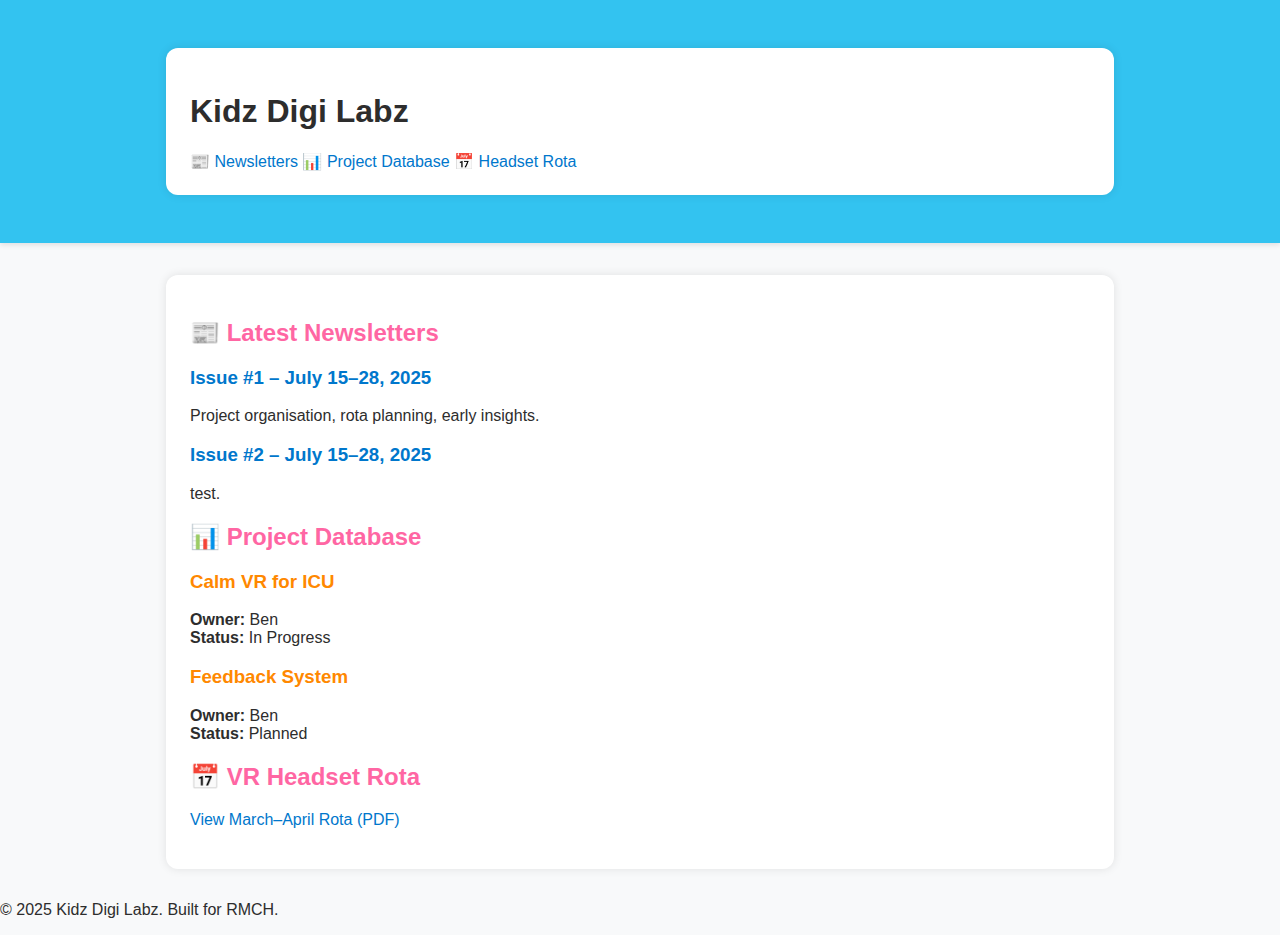
<file: index.html>
<!DOCTYPE html>
<html lang="en">
<head>
    <meta charset="UTF-8">
    <title>Kidz Digi Labz – Weekly Hub</title>
    <link rel="stylesheet" href="style.css">
</head>
<body>
    <header class="site-header">
        <div class="container">
            <h1 class="site-title">Kidz Digi Labz</h1>
            <nav class="site-nav">
                <a href="#newsletters">📰 Newsletters</a>
                <a href="#database">📊 Project Database</a>
                <a href="#rota">📅 Headset Rota</a>
            </nav>
        </div>
    </header>

    <main class="container">
        <section id="newsletters">
            <h2>📰 Latest Newsletters</h2>
            <div id="newsletter-feed" class="post-feed"></div>
        </section>

        <section id="database">
            <h2>📊 Project Database</h2>
            <div id="project-container" class="post-content"></div>
        </section>

        <section id="rota">
            <h2>📅 VR Headset Rota</h2>
            <p><a href="rotas/VR Rota March April 2025.pdf" target="_blank">View March–April Rota (PDF)</a></p>
        </section>
    </main>

    <footer class="site-footer">
        <p>&copy; 2025 Kidz Digi Labz. Built for RMCH.</p>
    </footer>

    <script>
    fetch('data/project_data.json')
      .then(res => res.json())
      .then(data => {
        const container = document.getElementById('project-container');
        data.forEach(entry => {
          const div = document.createElement('div');
          div.className = 'post-card';
          div.innerHTML = `<h3>${entry["Project Name"]}</h3>
                           <p><strong>Owner:</strong> ${entry["Owner"]}<br>
                           <strong>Status:</strong> ${entry["Status"]}</p>`;
          container.appendChild(div);
        });
      });

    fetch('newsletters/newsletters.json')
      .then(res => res.json())
      .then(posts => {
        const feed = document.getElementById('newsletter-feed');
        posts.forEach(post => {
          const div = document.createElement('div');
          div.className = 'post-card';
          div.innerHTML = `<h3><a href="newsletters/${post.filename}" target="_blank">${post.title}</a></h3>
                           <p>${post.summary}</p>`;
          feed.appendChild(div);
        });
      });
    </script>
</body>
</html>
</file>
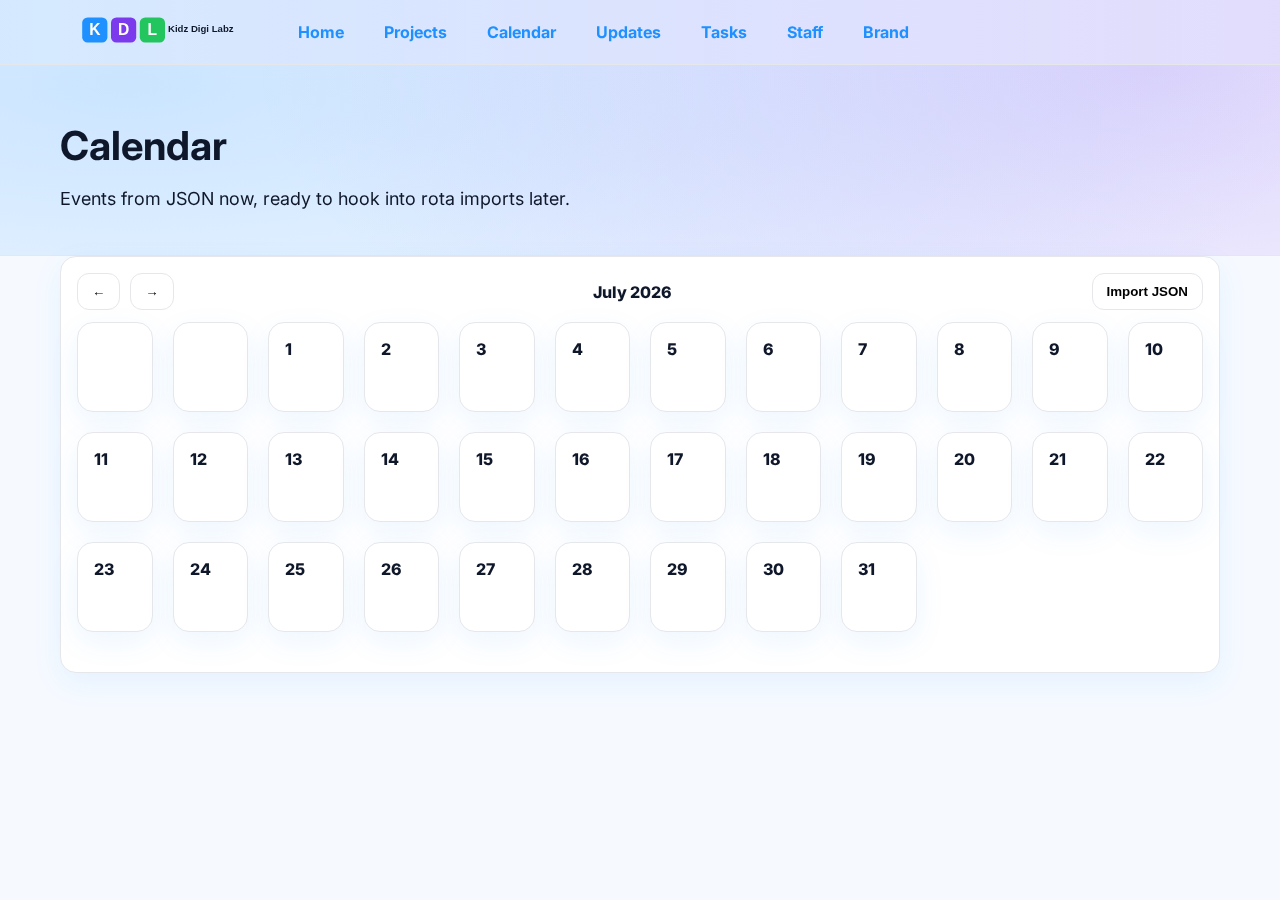
<file: calendar.html>
<!doctype html><html lang='en'><head>
<meta charset="utf-8">
<meta name="viewport" content="width=device-width, initial-scale=1">
<link rel="preconnect" href="https://fonts.googleapis.com">
<link href="https://fonts.googleapis.com/css2?family=Inter:wght@400;600;700;800&display=swap" rel="stylesheet">
<link rel="stylesheet" href="styles.css">
<link rel="icon" href="assets/favicon.svg" type="image/svg+xml">
<title>Kidz Digi Labz</title>
</head><body>
<header>
	<div class="container nav">
		<div class="left">
			<a href="index.html"><img src="assets/logo.svg" alt="KDL logo"></a>
			<nav>
				<a href="index.html">Home</a>
				<a href="projects.html">Projects</a>
				<a href="calendar.html">Calendar</a>
				<a href="updates.html">Updates</a>
				<a href="tasks.html">Tasks</a>
				<a href="staff.html">Staff</a>
				<a href="assets/brand/brand-guide.html">Brand</a>
			</nav>
		</div>
	</div>
</header>

<section class="hero"><div class="container"><h1>Calendar</h1><p>Events from JSON now, ready to hook into rota imports later.</p></div></section>
<main class="container">
	<section class="card">
		<div style="display:flex;justify-content:space-between;align-items:center">
			<div class="tabbar">
				<button class="button" id="prev">&larr;</button>
				<button class="button" id="next">&rarr;</button>
			</div>
			<div id="title" style="font-weight:800"></div>
			<button class="button" id="import">Import JSON</button>
		</div>
		<div class="grid" id="grid" style="margin-top:12px"></div>
	</section>
</main>
<script>
let events=[]; let cur=new Date(); const grid=document.getElementById('grid')
function start(d){return new Date(d.getFullYear(),d.getMonth(),1)}
function end(d){return new Date(d.getFullYear(),d.getMonth()+1,0)}
function render(){document.getElementById('title').textContent=cur.toLocaleString('en-GB',{month:'long',year:'numeric'});grid.innerHTML='';const s=start(cur),e=end(cur);const offset=(s.getDay()+6)%7;for(let i=0;i<offset;i++){const c=document.createElement('div');c.className='card';c.style.minHeight='90px';grid.appendChild(c)};for(let day=1;day<=e.getDate();day++){const d=new Date(cur.getFullYear(),cur.getMonth(),day);const c=document.createElement('div');c.className='card';c.style.minHeight='90px';c.innerHTML=`<div style="font-weight:800">${day}</div>`;const todays=events.filter(ev=>ev.date===d.toISOString().slice(0,10));if(todays.length){todays.forEach(t=>{const b=document.createElement('div');b.className='chip';b.textContent=t.title;c.appendChild(b)})}grid.appendChild(c)}}
async function loadLocal(){events=await fetch('data/events.json').then(r=>r.json());render()}
document.getElementById('prev').onclick=()=>{cur=new Date(cur.getFullYear(),cur.getMonth()-1,1);render()}
document.getElementById('next').onclick=()=>{cur=new Date(cur.getFullYear(),cur.getMonth()+1,1);render()}
document.getElementById('import').onclick=()=>{const i=document.createElement('input');i.type='file';i.accept='application/json';i.onchange=async(e)=>{const t=await e.target.files[0].text();const obj=JSON.parse(t);events=obj.events||obj;render()};i.click()}
loadLocal()
</script>
</body></html>
</file>
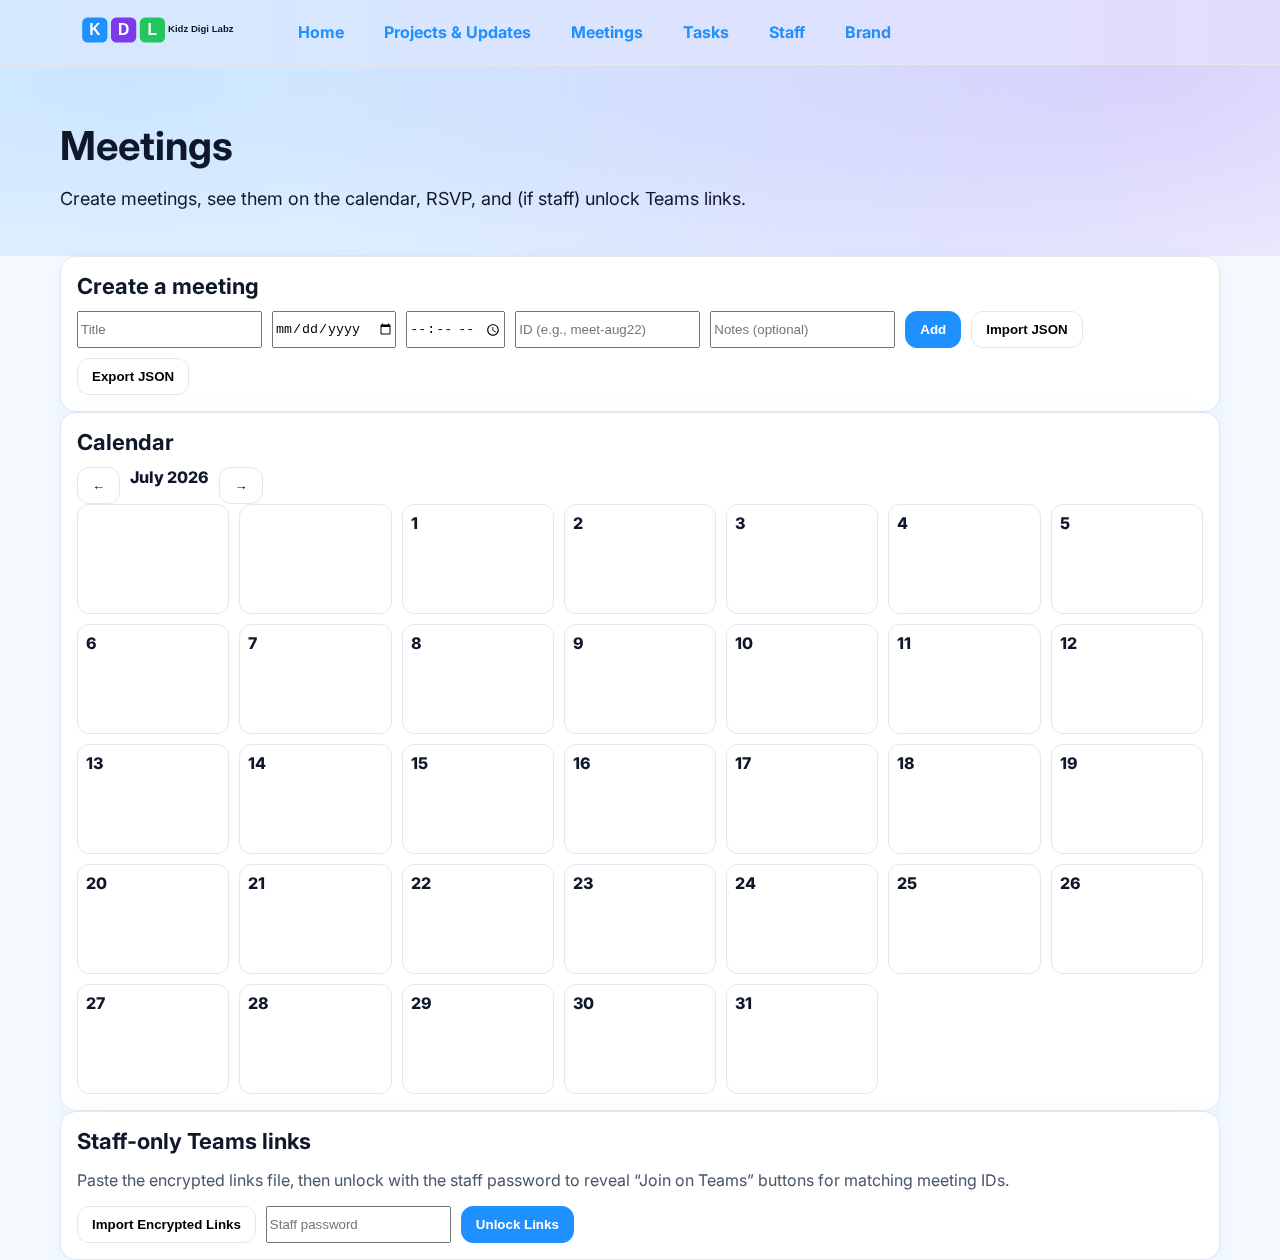
<file: meetings.html>
<!doctype html><html lang='en'><head>
<meta charset="utf-8">
<meta name="viewport" content="width=device-width, initial-scale=1">
<link rel="preconnect" href="https://fonts.googleapis.com">
<link href="https://fonts.googleapis.com/css2?family=Inter:wght@400;600;700;800&display=swap" rel="stylesheet">
<link rel="stylesheet" href="styles.css">
<link rel="icon" href="assets/favicon.svg" type="image/svg+xml">
<link rel="manifest" href="site.webmanifest">
<title>Kidz Digi Labz</title>
</head><body>
<header>
	<div class="container nav">
		<div class="left">
			<a href="index.html"><img src="assets/logo.svg" alt="KDL logo"></a>
			<nav>
				<a href="index.html">Home</a>
				<a href="projects-updates.html">Projects & Updates</a>
				<a href="meetings.html">Meetings</a>
				<a href="tasks.html">Tasks</a>
				<a href="staff.html">Staff</a>
				<a href="assets/brand/brand-guide.html">Brand</a>
			</nav>
		</div>
	</div>
</header>

<section class="hero"><div class="container"><h1>Meetings</h1><p>Create meetings, see them on the calendar, RSVP, and (if staff) unlock Teams links.</p></div></section>
<main class="container">
	<section class="card">
		<h2 class="section-title">Create a meeting</h2>
		<div class="tabbar">
			<input id="mTitle" placeholder="Title">
			<input id="mDate" type="date">
			<input id="mTime" type="time">
			<input id="mId" placeholder="ID (e.g., meet-aug22)">
			<input id="mNotes" placeholder="Notes (optional)">
			<button class="button primary" id="addM">Add</button>
			<button class="button" id="importM">Import JSON</button>
			<button class="button" id="exportM">Export JSON</button>
		</div>
	</section>
	<section class="card">
		<h2 class="section-title">Calendar</h2>
		<div class="tabbar">
			<button class="button" id="prev">&larr;</button>
			<div id="mtitle" style="font-weight:800"></div>
			<button class="button" id="next">&rarr;</button>
		</div>
		<div class="cal" id="cal"></div>
	</section>
	<section class="card">
		<h2 class="section-title">Staff-only Teams links</h2>
		<p class="small" style="color:var(--muted)">Paste the encrypted links file, then unlock with the staff password to reveal “Join on Teams” buttons for matching meeting IDs.</p>
		<div class="tabbar">
			<button class="button" id="importEnc">Import Encrypted Links</button>
			<input id="pwd" type="password" placeholder="Staff password">
			<button class="button primary" id="unlock">Unlock Links</button>
		</div>
	</section>
</main>
<script>
let meetings = JSON.parse(localStorage.getItem('kdl_meetings')||'[]')
let month = new Date()
let encBlob = null
let teamsLinks = null
const te=new TextEncoder(), td=new TextDecoder()
async function deriveKey(pw,salt){const base=await crypto.subtle.importKey('raw',te.encode(pw),'PBKDF2',false,['deriveKey']);return crypto.subtle.deriveKey({name:'PBKDF2',salt,iterations:120000,hash:'SHA-256'},base,{name:'AES-GCM',length:256},false,['encrypt','decrypt'])}
async function dec(pw,blob){const iv=new Uint8Array(blob.iv),salt=new Uint8Array(blob.salt),ct=new Uint8Array(blob.ct);const key=await deriveKey(pw,salt);const pt=await crypto.subtle.decrypt({name:'AES-GCM',iv},key,ct);return JSON.parse(td.decode(pt))}
function save(){localStorage.setItem('kdl_meetings', JSON.stringify(meetings))}
function start(d){return new Date(d.getFullYear(), d.getMonth(), 1)}
function end(d){return new Date(d.getFullYear(), d.getMonth()+1, 0)}
function render(){
	document.getElementById('mtitle').textContent = month.toLocaleString('en-GB', {month:'long', year:'numeric'})
	const grid = document.getElementById('cal'); grid.innerHTML = ''
	const s = start(month), e=end(month); const offset=(s.getDay()+6)%7
	for(let i=0;i<offset;i++){ const c=document.createElement('div'); c.className='cell'; grid.appendChild(c) }
	for(let day=1; day<=e.getDate(); day++){
		const d=new Date(month.getFullYear(), month.getMonth(), day)
		const cell=document.createElement('div'); cell.className='cell'
		cell.innerHTML = `<div class="date">${day}</div>`
		const todays = meetings.filter(m=>m.date === d.toISOString().slice(0,10))
		todays.forEach(m=>{
			const ev=document.createElement('div'); ev.className='event'; ev.innerHTML = `<strong>${m.title}</strong><div style='font-size:11px;color:var(--muted)'>${m.time||''}</div>`
			const rsvp=document.createElement('div'); rsvp.className='rsvp'
			const btn=document.createElement('button'); btn.className='button'; btn.textContent = 'I\'m attending'
			btn.onclick=()=>{ m.attending=(m.attending||0)+1; save(); render() }
			const count=document.createElement('span'); count.textContent = (m.attending||0)+' attending'
			rsvp.appendChild(btn); rsvp.appendChild(count); ev.appendChild(rsvp)
			if(teamsLinks && teamsLinks[m.id]){ const join=document.createElement('a'); join.className='button'; join.textContent='Join on Teams'; join.href=teamsLinks[m.id]; join.target='_blank'; ev.appendChild(join) } else { const lock=document.createElement('span'); lock.style='margin-left:6px;color:var(--muted);font-size:12px'; lock.textContent='Staff link locked'; ev.appendChild(lock) }
			cell.appendChild(ev)
		})
		grid.appendChild(cell)
	}
}
document.getElementById('addM').onclick=()=>{
	const title=document.getElementById('mTitle').value||'Untitled Meeting'
	const date=document.getElementById('mDate').value
	const time=document.getElementById('mTime').value
	const id=document.getElementById('mId').value||('meet-' + Math.random().toString(36).slice(2,7))
	const notes=document.getElementById('mNotes').value||''
	if(!date) return alert('Choose a date')
	meetings.push({id,title,date,time,notes})
	save(); render()
}
document.getElementById('prev').onclick=()=>{month=new Date(month.getFullYear(), month.getMonth()-1, 1); render()}
document.getElementById('next').onclick=()=>{month=new Date(month.getFullYear(), month.getMonth()+1, 1); render()}
document.getElementById('exportM').onclick=()=>{const a=document.createElement('a');a.href=URL.createObjectURL(new Blob([JSON.stringify(meetings,null,2)],{type:'application/json'}));a.download='meetings.json';a.click();URL.revokeObjectURL(a.href)}
document.getElementById('importM').onclick=()=>{const i=document.createElement('input');i.type='file';i.accept='application/json';i.onchange=async(e)=>{const txt=await e.target.files[0].text();meetings=JSON.parse(txt);save();render()};i.click()}
document.getElementById('importEnc').onclick=()=>{const i=document.createElement('input');i.type='file';i.accept='application/json';i.onchange=async(e)=>{const txt=await e.target.files[0].text();encBlob=JSON.parse(txt);alert('Encrypted links loaded. Enter password and unlock.')};i.click()}
document.getElementById('unlock').onclick=async()=>{if(!encBlob) return alert('Import encrypted links first'); const pw=document.getElementById('pwd').value; if(!pw) return alert('Enter password'); try{ teamsLinks = await dec(pw, encBlob); render(); alert('Links unlocked.')}catch(e){ alert('Wrong password or corrupted file') }}
render()
</script>
</body></html>
</file>
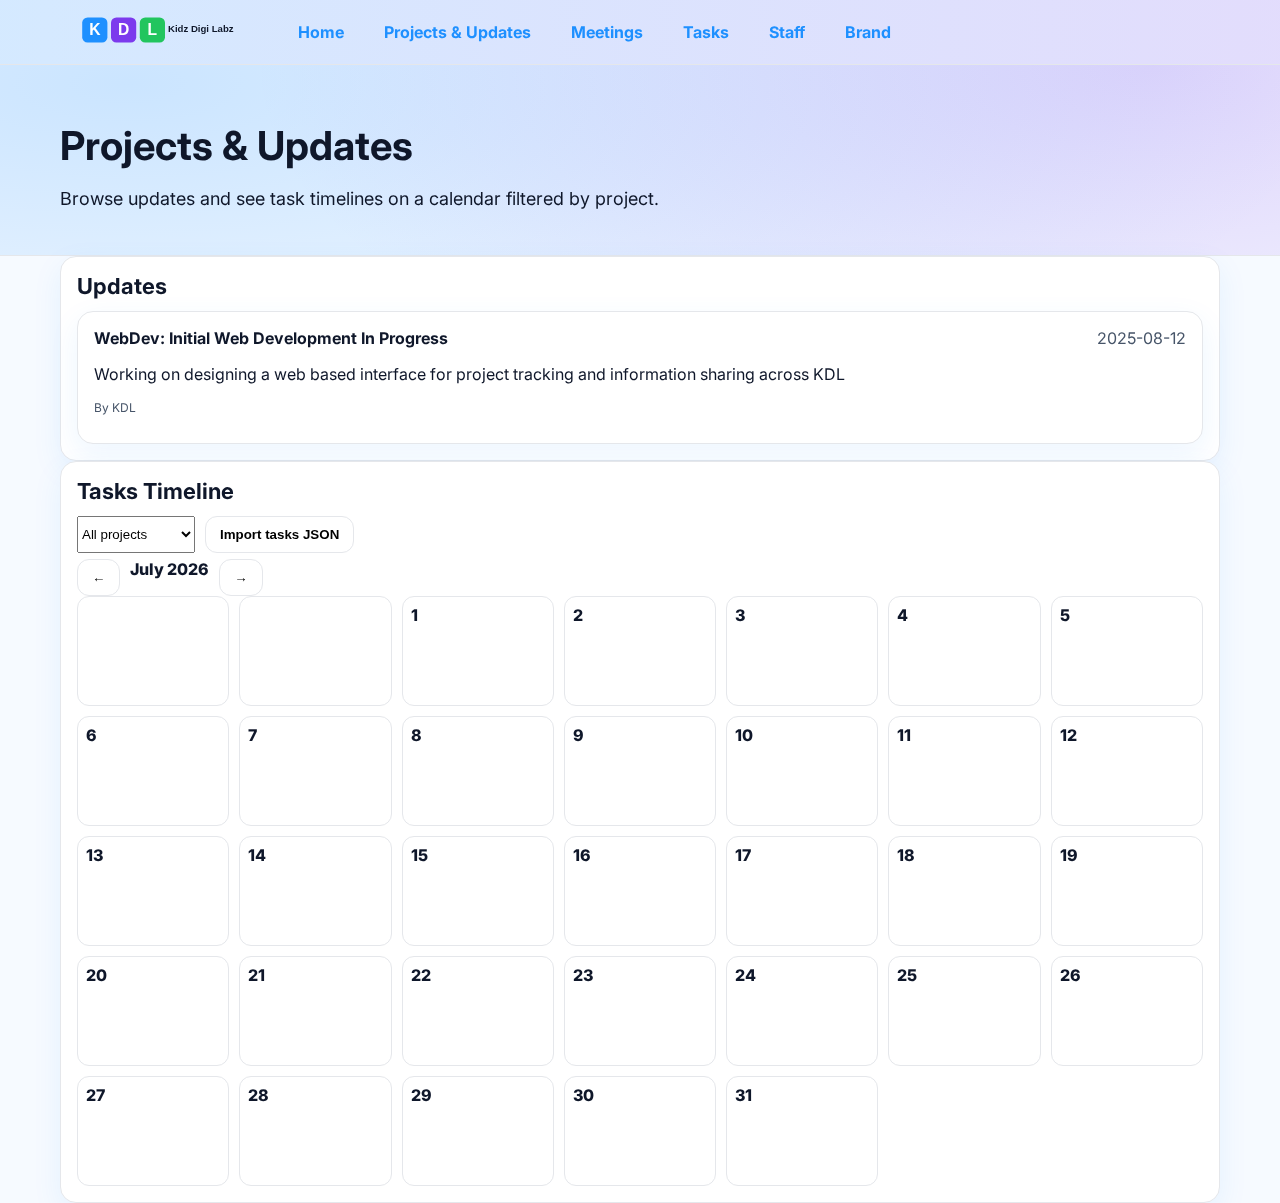
<file: projects-updates.html>
<!doctype html><html lang='en'><head>
<meta charset="utf-8">
<meta name="viewport" content="width=device-width, initial-scale=1">
<link rel="preconnect" href="https://fonts.googleapis.com">
<link href="https://fonts.googleapis.com/css2?family=Inter:wght@400;600;700;800&display=swap" rel="stylesheet">
<link rel="stylesheet" href="styles.css">
<link rel="icon" href="assets/favicon.svg" type="image/svg+xml">
<link rel="manifest" href="site.webmanifest">
<title>Kidz Digi Labz</title>
</head><body>
<header>
	<div class="container nav">
		<div class="left">
			<a href="index.html"><img src="assets/logo.svg" alt="KDL logo"></a>
			<nav>
				<a href="index.html">Home</a>
				<a href="projects-updates.html">Projects & Updates</a>
				<a href="meetings.html">Meetings</a>
				<a href="tasks.html">Tasks</a>
				<a href="staff.html">Staff</a>
				<a href="assets/brand/brand-guide.html">Brand</a>
			</nav>
		</div>
	</div>
</header>

<section class="hero"><div class="container"><h1>Projects & Updates</h1><p>Browse updates and see task timelines on a calendar filtered by project.</p></div></section>
<main class="container">
	<section class="card">
		<h2 class="section-title">Updates</h2>
		<div id="feed"></div>
	</section>
	<section class="card">
		<h2 class="section-title">Tasks Timeline</h2>
		<div class="tabbar">
			<select id="projFilter"><option value="">All projects</option></select>
			<button class="button" id="importTasks">Import tasks JSON</button>
		</div>
		<div class="tabbar" style="margin-top:6px">
			<button class="button" id="prev">&larr;</button>
			<div id="title" style="font-weight:800"></div>
			<button class="button" id="next">&rarr;</button>
		</div>
		<div class="cal" id="grid"></div>
	</section>
</main>
<script>
let posts=[], tasks={columns:['Backlog','In Progress','Review','Done'], tasks:[]}, month=new Date()
async function loadPosts(){ posts = await fetch('data/posts.json').then(r=>r.json()); renderPosts() }
async function loadTasks(){ tasks = await fetch('data/tasks.json').then(r=>r.json()).catch(()=>({columns:[],tasks:[]})); renderFilter(); renderCal() }
function renderPosts(){ const wrap=document.getElementById('feed'); wrap.innerHTML=''; posts.sort((a,b)=>b.date.localeCompare(a.date)).forEach(p=>{ const div=document.createElement('div');div.className='card';div.innerHTML=`<div style="display:flex;justify-content:space-between"><strong>${p.title}</strong><span style="color:var(--muted)">${p.date}</span></div><p>${p.body}</p><p style="color:var(--muted);font-size:12px">By ${p.author}</p>`;wrap.appendChild(div) }) }
function renderFilter(){ const sel=document.getElementById('projFilter'); const projects=[...new Set(tasks.tasks.map(t=>t.project).filter(Boolean))]; projects.forEach(p=>{ const o=document.createElement('option'); o.value=p; o.textContent=p; sel.appendChild(o)}) }
function start(d){return new Date(d.getFullYear(), d.getMonth(), 1)}; function end(d){return new Date(d.getFullYear(), d.getMonth()+1, 0)}
function renderCal(){ const grid=document.getElementById('grid'); grid.innerHTML=''; document.getElementById('title').textContent = month.toLocaleString('en-GB',{month:'long',year:'numeric'}); const s=start(month), e=end(month); const offset=(s.getDay()+6)%7; for(let i=0;i<offset;i++){ const c=document.createElement('div'); c.className='cell'; grid.appendChild(c) } const filter=document.getElementById('projFilter').value
	for(let day=1; day<=e.getDate(); day++){ const d=new Date(month.getFullYear(), month.getMonth(), day); const cell=document.createElement('div'); cell.className='cell'; cell.innerHTML=`<div class='date'>${day}</div>`; const todays=tasks.tasks.filter(t=> t.start && t.end && (new Date(t.start) <= d && d <= new Date(t.end)) && (!filter || t.project===filter)); todays.forEach(t=>{ const b=document.createElement('div'); b.className='chip'; b.textContent = `${t.project||'General'}: ${t.title}`; cell.appendChild(b) }); grid.appendChild(cell) } }
document.getElementById('importTasks').onclick=()=>{ const i=document.createElement('input'); i.type='file'; i.accept='application/json'; i.onchange=async(e)=>{const txt=await e.target.files[0].text(); tasks = JSON.parse(txt); document.getElementById('projFilter').innerHTML='<option value="">All projects</option>'; renderFilter(); renderCal()}; i.click() }
document.getElementById('prev').onclick=()=>{month=new Date(month.getFullYear(),month.getMonth()-1,1); renderCal()}
document.getElementById('next').onclick=()=>{month=new Date(month.getFullYear(),month.getMonth()+1,1); renderCal()}
document.getElementById('projFilter').onchange=renderCal
loadPosts(); loadTasks()
</script>
</body></html>
</file>
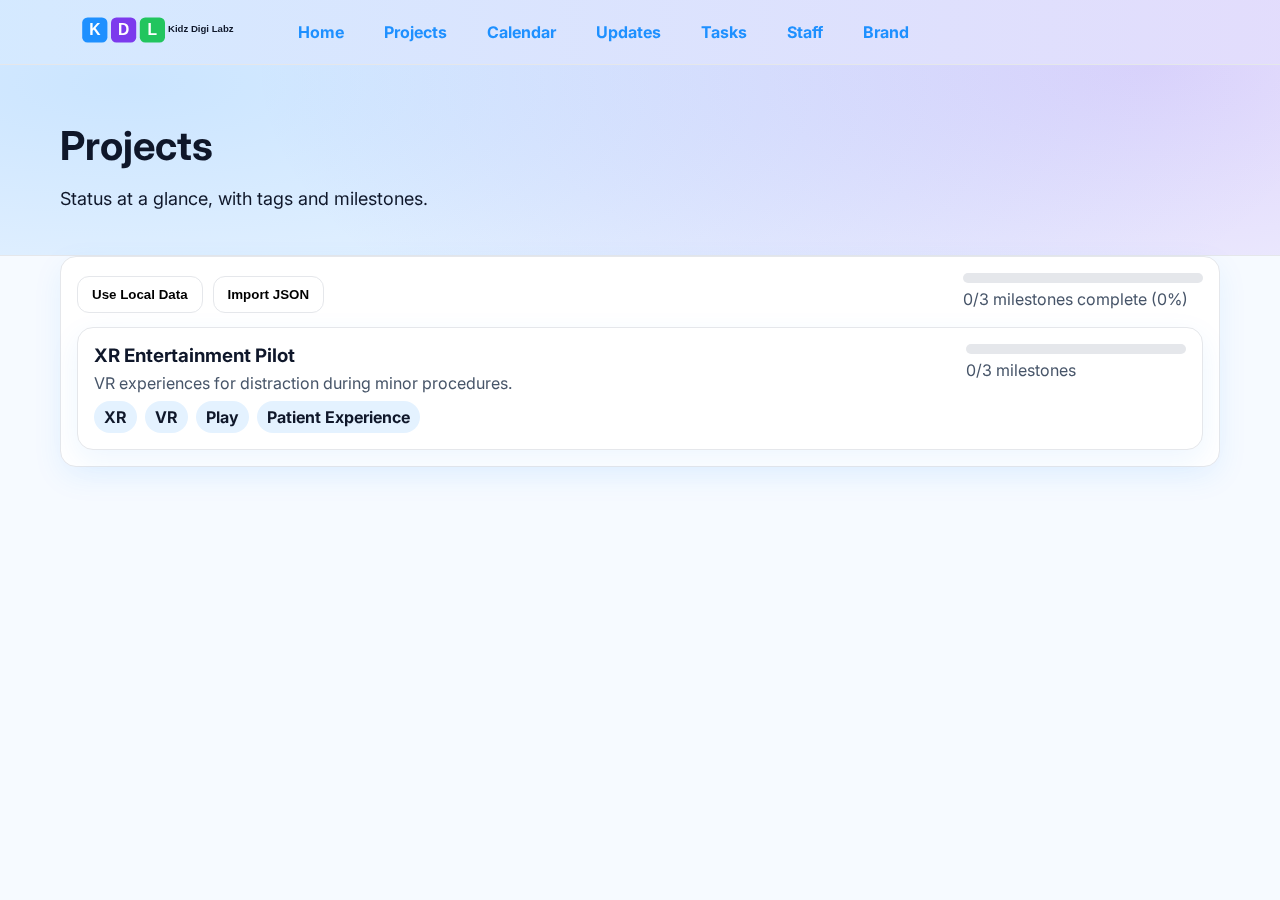
<file: projects.html>
<!doctype html><html lang='en'><head>
<meta charset="utf-8">
<meta name="viewport" content="width=device-width, initial-scale=1">
<link rel="preconnect" href="https://fonts.googleapis.com">
<link href="https://fonts.googleapis.com/css2?family=Inter:wght@400;600;700;800&display=swap" rel="stylesheet">
<link rel="stylesheet" href="styles.css">
<link rel="icon" href="assets/favicon.svg" type="image/svg+xml">
<title>Kidz Digi Labz</title>
</head><body>
<header>
	<div class="container nav">
		<div class="left">
			<a href="index.html"><img src="assets/logo.svg" alt="KDL logo"></a>
			<nav>
				<a href="index.html">Home</a>
				<a href="projects.html">Projects</a>
				<a href="calendar.html">Calendar</a>
				<a href="updates.html">Updates</a>
				<a href="tasks.html">Tasks</a>
				<a href="staff.html">Staff</a>
				<a href="assets/brand/brand-guide.html">Brand</a>
			</nav>
		</div>
	</div>
</header>

<section class="hero"><div class="container"><h1>Projects</h1><p>Status at a glance, with tags and milestones.</p></div></section>
<main class="container">
	<section class="card">
		<div style="display:flex;justify-content:space-between;align-items:center">
			<div class="tabbar">
				<button class="button" id="loadLocal">Use Local Data</button>
				<button class="button" id="importJSON">Import JSON</button>
			</div>
			<div style="min-width:240px">
				<div class="progress"><i id="overall" style="width:0%"></i></div>
				<p id="summary" style="margin:6px 0;color:var(--muted)">Loading...</p>
			</div>
		</div>
		<div id="list" style="margin-top:12px"></div>
	</section>
</main>
<script>
const el=(s)=>document.querySelector(s); let projects=[]
async function loadLocal(){projects=await fetch('data/projects.json').then(r=>r.json());render()}
function render(){const list=el('#list');list.innerHTML='';projects.forEach(p=>{const done=(p.milestones||[]).filter(m=>m.done).length;const total=(p.milestones||[]).length||1;const pct=Math.round(done/total*100);const card=document.createElement('div');card.className='card';card.innerHTML=`<div style="display:flex;justify-content:space-between;align-items:flex-start;gap:12px;flex-wrap:wrap"><div style="flex:1"><h3 style="margin:0 0 6px">${p.title}</h3><p style="margin:0;color:var(--muted)">${p.summary||''}</p><div class="chips" style="margin-top:8px">${(p.tags||[]).map(t=>`<span class='chip'>${t}</span>`).join('')}</div></div><div style="min-width:220px"><div class="progress"><i style="width:${pct}%"></i></div><p style="margin:6px 0;color:var(--muted)">${done}/${total} milestones</p></div></div>`;list.appendChild(card)});const milestones=projects.flatMap(p=>p.milestones||[]);const total=milestones.length||1;const done=milestones.filter(m=>m.done).length;const pct=Math.round(done/total*100);el('#overall').style.width=pct+'%';el('#summary').textContent=`${done}/${total} milestones complete (${pct}%)`}
document.getElementById('loadLocal').onclick=loadLocal
document.getElementById('importJSON').onclick=()=>{const i=document.createElement('input');i.type='file';i.accept='application/json';i.onchange=async(e)=>{const t=await e.target.files[0].text();const obj=JSON.parse(t);projects=obj.projects||obj;render()};i.click()}
loadLocal()
</script>
</body></html>
</file>
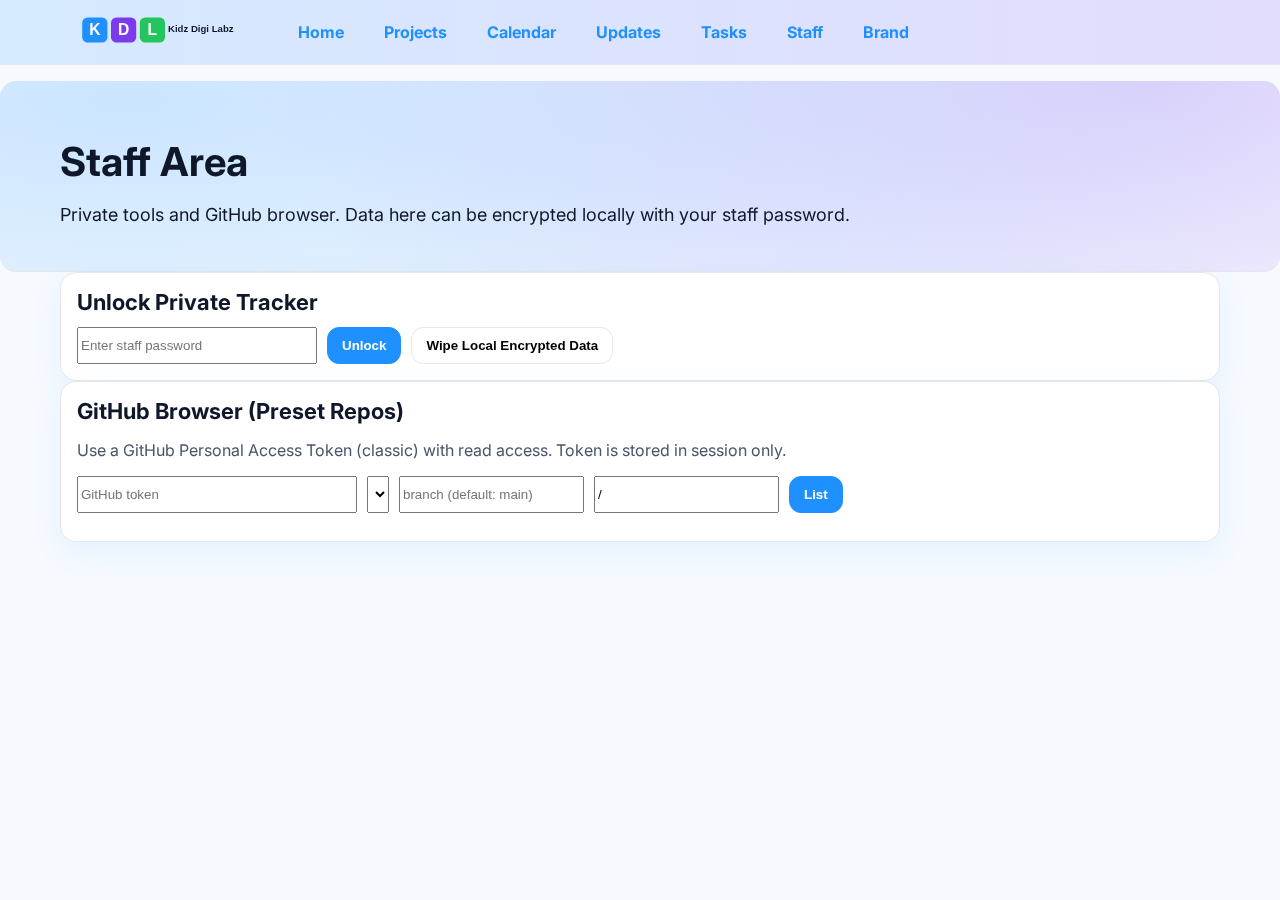
<file: staff.html>
<!doctype html><html lang='en'><head>
<meta charset="utf-8">
<meta name="viewport" content="width=device-width, initial-scale=1">
<link rel="preconnect" href="https://fonts.googleapis.com">
<link href="https://fonts.googleapis.com/css2?family=Inter:wght@400;600;700;800&display=swap" rel="stylesheet">
<link rel="stylesheet" href="styles.css">
<link rel="icon" href="assets/favicon.svg" type="image/svg+xml">
<title>Kidz Digi Labz</title>
</head><body>
<header>
	<div class="container nav">
		<div class="left">
			<a href="index.html"><img src="assets/logo.svg" alt="KDL logo"></a>
			<nav>
				<a href="index.html">Home</a>
				<a href="projects.html">Projects</a>
				<a href="calendar.html">Calendar</a>
				<a href="updates.html">Updates</a>
				<a href="tasks.html">Tasks</a>
				<a href="staff.html">Staff</a>
				<a href="assets/brand/brand-guide.html">Brand</a>
			</nav>
		</div>
	</div>
</header>

<section class="hero" style="border-radius:16px;margin-top:16px">
	<div class="container"><h1>Staff Area</h1><p>Private tools and GitHub browser. Data here can be encrypted locally with your staff password.</p></div>
</section>
<main class="container">
	<section class="card">
		<h2 class="section-title">Unlock Private Tracker</h2>
		<div class="tabbar">
			<input id="pwd" type="password" placeholder="Enter staff password" style="min-width:240px">
			<button class="button primary" id="unlock">Unlock</button>
			<button class="button" id="wipe">Wipe Local Encrypted Data</button>
		</div>
		<div id="priv" style="display:none;margin-top:12px">
			<div class="tabbar">
				<input id="ptTitle" placeholder="Task title">
				<input id="ptOwner" placeholder="Owner">
				<input id="ptDue" type="date">
				<select id="ptStatus"><option>Planned</option><option>Active</option><option>Blocked</option><option>Done</option></select>
				<button class="button primary" id="addPT">Add</button>
				<button class="button" id="exportEnc">Export Encrypted</button>
			</div>
			<div id="ptList" style="margin-top:12px"></div>
		</div>
	</section>

	<section class="card">
		<h2 class="section-title">GitHub Browser (Preset Repos)</h2>
		<p class="small" style="color:var(--muted)">Use a GitHub Personal Access Token (classic) with read access. Token is stored in session only.</p>
		<div class="tabbar">
			<input id="ghToken" placeholder="GitHub token" style="min-width:280px">
			<select id="ghPreset"></select>
			<input id="ghBranch" placeholder="branch (default: main)">
			<input id="ghPath" placeholder="path (e.g., /)" value="/">
			<button class="button primary" id="ghList">List</button>
		</div>
		<div id="ghOut" style="margin-top:12px"></div>
	</section>
</main>
<script>
// Crypto for local encrypted tracker
const te=new TextEncoder(), td=new TextDecoder()
async function deriveKey(pw,salt){const base=await crypto.subtle.importKey('raw',te.encode(pw),'PBKDF2',false,['deriveKey']);return crypto.subtle.deriveKey({name:'PBKDF2',salt,iterations:120000,hash:'SHA-256'},base,{name:'AES-GCM',length:256},false,['encrypt','decrypt'])}
async function enc(pw,obj){const iv=crypto.getRandomValues(new Uint8Array(12)),salt=crypto.getRandomValues(new Uint8Array(16));const key=await deriveKey(pw,salt);const ct=await crypto.subtle.encrypt({name:'AES-GCM',iv},key,te.encode(JSON.stringify(obj)));return {iv:[...iv],salt:[...salt],ct:[...new Uint8Array(ct)]}}
async function dec(pw,blob){const iv=new Uint8Array(blob.iv),salt=new Uint8Array(blob.salt),ct=new Uint8Array(blob.ct);const key=await deriveKey(pw,salt);const pt=await crypto.subtle.decrypt({name:'AES-GCM',iv},key,ct);return JSON.parse(td.decode(pt))}
let PASSWORD=null, staffData={tracker:[]}; const KEY='kdl_staff_enc'
function renderPT(){const wrap=document.getElementById('ptList');wrap.innerHTML='';staffData.tracker.forEach((t,i)=>{const d=document.createElement('div');d.className='post';d.innerHTML=`<div style="display:flex;justify-content:space-between;align-items:center"><strong>${t.title}</strong><span style="color:var(--muted)">${t.due||''}</span></div><p style="margin:6px 0;color:var(--muted)">${t.owner||''} • ${t.status||''}</p><div class="tabbar"><button class="button" data-e>Edit</button><button class="button" data-d>Delete</button></div>`;d.querySelector('[data-d]').onclick=async()=>{staffData.tracker.splice(i,1);await save();renderPT()};d.querySelector('[data-e]').onclick=async()=>{const title=prompt('Title',t.title);if(title===null)return;const owner=prompt('Owner',t.owner||'');if(owner===null)return;const due=prompt('Due (YYYY-MM-DD)',t.due||'');if(due===null)return;const status=prompt('Status',t.status||'');if(status===null)return;Object.assign(t,{title,owner,due,status});await save();renderPT()};wrap.appendChild(d)})}
async function save(){if(!PASSWORD)return;const blob=await enc(PASSWORD,staffData);localStorage.setItem(KEY,JSON.stringify(blob))}
async function load(pw){const raw=localStorage.getItem(KEY);if(!raw){staffData={tracker:[]};return true}try{staffData=await dec(pw,JSON.parse(raw));return true}catch{return false}}
document.getElementById('unlock').onclick=async()=>{const pw=document.getElementById('pwd').value;if(!pw)return alert('Enter password');const ok=await load(pw);if(!ok)return alert('Wrong password or corrupted data');PASSWORD=pw;document.getElementById('priv').style.display='block';renderPT()}
document.getElementById('addPT').onclick=async()=>{staffData.tracker.push({title:document.getElementById('ptTitle').value||'Untitled',owner:document.getElementById('ptOwner').value||'',due:document.getElementById('ptDue').value||'',status:document.getElementById('ptStatus').value});await save();renderPT()}
document.getElementById('exportEnc').onclick=()=>{const raw=localStorage.getItem(KEY)||'{}';const a=document.createElement('a');a.href=URL.createObjectURL(new Blob([raw],{type:'application/json'}));a.download='kdl-staff-encrypted.json';a.click();URL.revokeObjectURL(a.href)}
document.getElementById('wipe').onclick=()=>{if(confirm('Wipe encrypted staff data from this browser?')){localStorage.removeItem(KEY);location.reload()}}

// GitHub browser
function ghHeaders(){const t=sessionStorage.getItem('kdl_gh_token')||'';const h={'Accept':'application/vnd.github+json'};if(t)h['Authorization']='Bearer '+t;return h}
function saveToken(v){sessionStorage.setItem('kdl_gh_token',v)}
async function listContents(owner,repo,branch,path){const ref=branch?`?ref=${encodeURIComponent(branch)}`:'';const url=`https://api.github.com/repos/${owner}/${repo}/contents${path}${ref}`;const r=await fetch(url,{headers:ghHeaders()});if(!r.ok)throw new Error('GitHub error '+r.status);return r.json()}
function renderList(items, owner, repo, branch, curPath){const out=document.getElementById('ghOut');out.innerHTML='';const back=curPath!=='/'?curPath.replace(/\/?[^\/]+\/?$/,'/'):'/';const upBtn=document.createElement('button');upBtn.className='button';upBtn.textContent='⬆ Up';upBtn.onclick=()=>browse(owner,repo,branch,back);out.appendChild(upBtn);items.forEach(it=>{const row=document.createElement('div');row.className='card';row.style.display='flex';row.style.justifyContent='space-between';row.style.alignItems='center';row.style.marginTop='8px';row.innerHTML=`<div><strong>${it.name}</strong><div style='color:var(--muted);font-size:12px'>${it.type}</div></div>`;const actions=document.createElement('div');actions.className='tabbar';if(it.type==='dir'){const open=document.createElement('button');open.className='button';open.textContent='Open';open.onclick=()=>browse(owner,repo,branch,(curPath==='/'?'':'') + '/' + it.name).replace('//','/');actions.appendChild(open)} else {const view=document.createElement('button');view.className='button';view.textContent='Preview';view.onclick=()=>previewFile(owner,repo,branch,curPath, it.name);const dl=document.createElement('button');dl.className='button';dl.textContent='Download';dl.onclick=()=>downloadFile(owner,repo,branch,curPath, it.name);actions.appendChild(view);actions.appendChild(dl)}row.appendChild(actions);out.appendChild(row)})}
async function browse(owner,repo,branch,path){path=path||'/';if(path!=='/'&&path.endsWith('/'))path=path.slice(0,-1);document.getElementById('ghPath').value=path||'/';try{const items=await listContents(owner,repo,branch,path||'/');renderList(items,owner,repo,branch,path||'/')}catch(e){alert(e.message)}}
async function fetchFile(owner,repo,branch,path,name){const ref=branch?`?ref=${encodeURIComponent(branch)}`:'';const full=(path==='/'?'':path)+'/'+name;const url=`https://api.github.com/repos/${owner}/${repo}/contents${full}${ref}`;const r=await fetch(url,{headers:ghHeaders()});if(!r.ok)throw new Error('GitHub error '+r.status);return r.json()}
async function previewFile(owner,repo,branch,path,name){try{const meta=await fetchFile(owner,repo,branch,path,name);const out=document.getElementById('ghOut');const card=document.createElement('div');card.className='card';card.style.marginTop='8px';if(meta.encoding==='base64'){const bytes=Uint8Array.from(atob(meta.content.replace(/\n/g,'')), c=>c.charCodeAt(0));const blob=new Blob([bytes]);const url=URL.createObjectURL(blob);let el; if(/\.(png|jpg|jpeg|gif|webp|svg)$/i.test(name)){el=document.createElement('img');el.src=url;el.style.maxWidth='100%'} else if(/\.(mp4|webm|ogg)$/i.test(name)){el=document.createElement('video');el.controls=true;el.src=url;el.style.maxWidth='100%'} else if(/\.(pdf)$/i.test(name)){el=document.createElement('iframe');el.src=url;el.style.width='100%';el.style.height='480px'} else {el=document.createElement('pre');el.textContent=new TextDecoder().decode(bytes).slice(0,20000)} card.appendChild(el) } else {card.textContent='Unable to preview this file.'} out.appendChild(card) }catch(e){alert(e.message)}}
async function downloadFile(owner,repo,branch,path,name){try{const meta=await fetchFile(owner,repo,branch,path,name);const bytes=Uint8Array.from(atob(meta.content.replace(/\n/g,'')), c=>c.charCodeAt(0));const blob=new Blob([bytes]);const a=document.createElement('a');a.href=URL.createObjectURL(blob);a.download=name;a.click();URL.revokeObjectURL(a.href)}catch(e){alert(e.message)}}
document.getElementById('ghList').onclick=()=>{const token=document.getElementById('ghToken').value; if(token) saveToken(token); const [owner,repo]=document.getElementById('ghPreset').value.split('/') const branch=document.getElementById('ghBranch').value; const path=document.getElementById('ghPath').value||'/'; browse(owner,repo,branch,path)}

const PRESETS = [
	{ label: 'KDL – Website', owner: 'KidzDigiLabz', repo: 'kdl-website' },
	{ label: 'KDL – VR Rota', owner: 'KidzDigiLabz', repo: 'kdl-rota' },
	{ label: 'KDL – XR Content', owner: 'KidzDigiLabz', repo: 'kdl-xr-content' }
]
function fillPresets(){
	const sel=document.getElementById('ghPreset'); sel.innerHTML=''
	PRESETS.forEach(p=>{ const o=document.createElement('option'); o.value=p.owner+'/'+p.repo; o.textContent=p.label; sel.appendChild(o) })
}

fillPresets();
document.getElementById('ghToken').value = sessionStorage.getItem('kdl_gh_token')||''
</script>
</body></html>
</file>
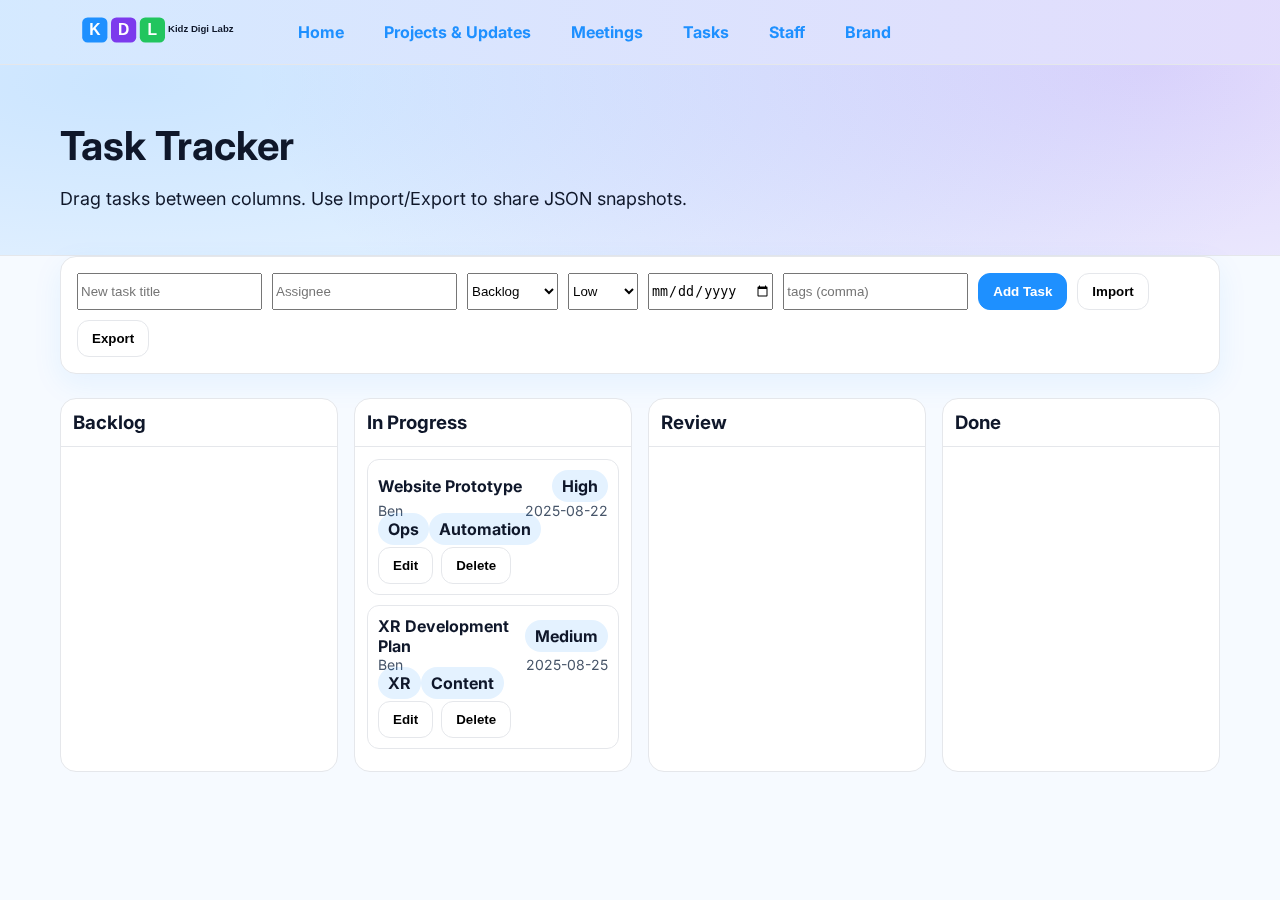
<file: tasks.html>
<!doctype html><html lang='en'><head>
	<meta charset="utf-8">
	<meta name="viewport" content="width=device-width, initial-scale=1">
	<link rel="preconnect" href="https://fonts.googleapis.com">
	<link href="https://fonts.googleapis.com/css2?family=Inter:wght@400;600;700;800&display=swap" rel="stylesheet">
	<link rel="stylesheet" href="styles.css">
	<link rel="icon" href="assets/favicon.svg" type="image/svg+xml">
	<link rel="manifest" href="site.webmanifest">
	<title>Kidz Digi Labz</title>
</head><body>
<header>
	<div class="container nav">
		<div class="left">
			<a href="index.html"><img src="assets/logo.svg" alt="KDL logo"></a>
			<nav>
				<a href="index.html">Home</a>
				<a href="projects-updates.html">Projects & Updates</a>
				<a href="meetings.html">Meetings</a>
				<a href="tasks.html">Tasks</a>
				<a href="staff.html">Staff</a>
				<a href="assets/brand/brand-guide.html">Brand</a>
			</nav>
		</div>
	</div>
</header>

<section class="hero">
	<div class="container"><h1>Task Tracker</h1><p>Drag tasks between columns. Use Import/Export to share JSON snapshots.</p></div>
</section>
<main class="container">
	<section class="card">
		<div class="tabbar">
			<input id="newTitle" placeholder="New task title">
			<input id="newAssignee" placeholder="Assignee">
			<select id="newStatus"><option>Backlog</option><option>In Progress</option><option>Review</option><option>Done</option></select>
			<select id="newPriority"><option>Low</option><option>Medium</option><option>High</option></select>
			<input id="newDue" type="date">
			<input id="newTags" placeholder="tags (comma)">
			<button class="button primary" id="addTask">Add Task</button>
			<button class="button" id="importTasks">Import</button>
			<button class="button" id="exportTasks">Export</button>
		</div>
	</section>
	<section class="kanban" id="board"></section>
</main>
<input type="file" id="taskFile" accept="application/json" style="display:none">
<script>
let state={columns:["Backlog","In Progress","Review","Done"],tasks:[
	{id:"T-001",title:"Website Prototype",assignee:"Ben",status:"In Progress",priority:"High",due:"2025-08-22",tags:["Ops","Automation"]},
	{id:"T-002",title:"XR Development Plan",assignee:"Ben",status:"In Progress",priority:"Medium",due:"2025-08-25",tags:["XR","Content"]},
]}
const board=document.getElementById('board')
function render(){
	state.tasks.sort((a,b)=> (a.project||'').localeCompare(b.project||''));board.innerHTML='';state.columns.forEach(col=>{const wrap=document.createElement('div');wrap.className='column';wrap.dataset.col=col;wrap.innerHTML='<h3>'+col+'</h3><div class="col-body" data-drop="'+col+'"></div>';board.appendChild(wrap)});state.tasks.forEach(t=>addTaskCard(t));enableDnD()}
function addTaskCard(t){const body=board.querySelector(`[data-drop="${t.status}"]`);if(!body)return;const el=document.createElement('div');el.className='task';el.draggable=true;el.dataset.id=t.id;el.innerHTML=`<div class="row" style="display:flex;justify-content:space-between;align-items:center"><strong>${t.title}</strong><span class="chip">${t.priority}</span></div><div class="row" style="color:var(--muted);font-size:14px;display:flex;justify-content:space-between"><span>${t.assignee||'—'}</span><span>${t.due||''}</span></div><div>${(t.tags||[]).map(x=>'<span class="chip">'+x+'</span>').join('')}</div><div class="row" style="margin-top:8px;display:flex;gap:8px"><button class="button" data-edit>Edit</button><button class="button" data-del>Delete</button></div>`;body.appendChild(el);el.querySelector('[data-del]').onclick=()=>{state.tasks=state.tasks.filter(x=>x.id!==t.id);persist();render()};el.querySelector('[data-edit]').onclick=()=>{const title=prompt('Title',t.title);if(title===null)return;const assignee=prompt('Assignee',t.assignee||'');if(assignee===null)return;const due=prompt('Due (YYYY-MM-DD)',t.due||'');if(due===null)return;const priority=prompt('Priority (Low|Medium|High)',t.priority||'');if(priority===null)return;const tags=prompt('Tags (comma)',(t.tags||[]).join(','));if(tags===null)return;Object.assign(t,{title,assignee,due,priority,tags:tags.split(',').map(s=>s.trim()).filter(Boolean)});persist();render()}}
function enableDnD(){board.querySelectorAll('.task').forEach(card=>{card.addEventListener('dragstart', e=> e.dataTransfer.setData('text/plain', card.dataset.id))});board.querySelectorAll('[data-drop]').forEach(zone=>{zone.addEventListener('dragover', e=> e.preventDefault());zone.addEventListener('drop', e=>{e.preventDefault();const id=e.dataTransfer.getData('text/plain');const t=state.tasks.find(x=>x.id===id);if(t){t.status=zone.dataset.drop;persist();render()}})})}
function persist(){localStorage.setItem('kdl_tasks', JSON.stringify(state))}
function loadPersisted(){const raw=localStorage.getItem('kdl_tasks'); if(!raw) return false; try{state=JSON.parse(raw);return true}catch(e){return false}}
function uid(){return 'T-'+Math.random().toString(36).slice(2,7).toUpperCase()}
document.getElementById('addTask').onclick=()=>{const t={id:uid(),title:document.getElementById('newTitle').value||'Untitled task',assignee:document.getElementById('newAssignee').value||'',status:document.getElementById('newStatus').value,priority:document.getElementById('newPriority').value,due:document.getElementById('newDue').value||'',tags:(document.getElementById('newTags').value||'').split(',').map(s=>s.trim()).filter(Boolean)};state.tasks.push(t);persist();render()}
document.getElementById('exportTasks').onclick=()=>{const blob=new Blob([JSON.stringify(state,null,2)],{type:'application/json'});const a=document.createElement('a');a.href=URL.createObjectURL(blob);a.download='tasks.json';a.click();URL.revokeObjectURL(a.href)}
document.getElementById('importTasks').onclick=()=>document.getElementById('taskFile').click()
document.getElementById('taskFile').onchange=async(e)=>{const text=await e.target.files[0].text();try{state=JSON.parse(text);persist();render();alert('Tasks imported.')}catch{alert('Invalid JSON.')}}
(function init(){if(!loadPersisted()) persist(); render()})()
</script>
</body></html>
</file>
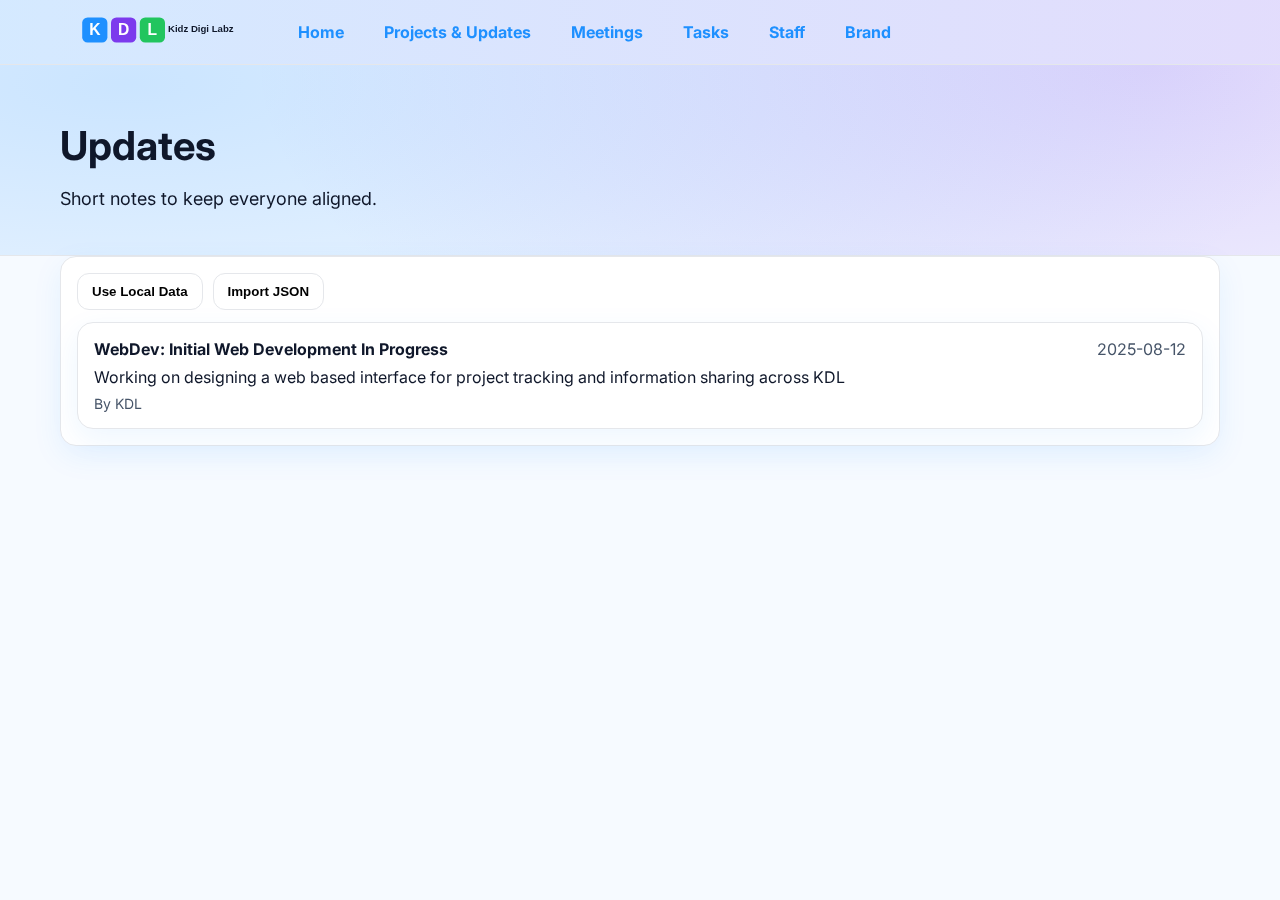
<file: updates.html>
<!doctype html><html lang='en'><head>
	<meta charset="utf-8">
	<meta name="viewport" content="width=device-width, initial-scale=1">
	<link rel="preconnect" href="https://fonts.googleapis.com">
	<link href="https://fonts.googleapis.com/css2?family=Inter:wght@400;600;700;800&display=swap" rel="stylesheet">
	<link rel="stylesheet" href="styles.css">
	<link rel="icon" href="assets/favicon.svg" type="image/svg+xml">
	<link rel="manifest" href="site.webmanifest">
	<title>Kidz Digi Labz</title>
</head><body>
<header>
	<div class="container nav">
		<div class="left">
			<a href="index.html"><img src="assets/logo.svg" alt="KDL logo"></a>
			<nav>
				<a href="index.html">Home</a>
				<a href="projects-updates.html">Projects & Updates</a>
				<a href="meetings.html">Meetings</a>
				<a href="tasks.html">Tasks</a>
				<a href="staff.html">Staff</a>
				<a href="assets/brand/brand-guide.html">Brand</a>
			</nav>
		</div>
	</div>
</header>

<section class="hero"><div class="container"><h1>Updates</h1><p>Short notes to keep everyone aligned.</p></div></section>
<main class="container">
	<section class="card">
		<div class="tabbar">
			<button class="button" id="loadLocal">Use Local Data</button>
			<button class="button" id="importJSON">Import JSON</button>
		</div>
		<div id="feed" style="margin-top:12px"></div>
	</section>
</main>
<script>
const el=(s)=>document.querySelector(s); let posts=[]
async function loadLocal(){posts=await fetch('data/posts.json').then(r=>r.json());render()}
function render(){const feed=el('#feed');feed.innerHTML='';posts.sort((a,b)=>b.date.localeCompare(a.date)).forEach(p=>{const div=document.createElement('div');div.className='card';div.innerHTML=`<div style="display:flex;justify-content:space-between;align-items:center"><strong>${p.title}</strong><span style="color:var(--muted)">${p.date}</span></div><p style="margin:8px 0">${p.body}</p><p style="margin:0;color:var(--muted);font-size:14px">By ${p.author}</p>`;feed.appendChild(div)})}
document.getElementById('loadLocal').onclick=loadLocal
document.getElementById('importJSON').onclick=()=>{const i=document.createElement('input');i.type='file';i.accept='application/json';i.onchange=async(e)=>{const t=await e.target.files[0].text();const obj=JSON.parse(t);posts=obj.posts||obj;render()};i.click()}
loadLocal()
</script>
</body></html>
</file>
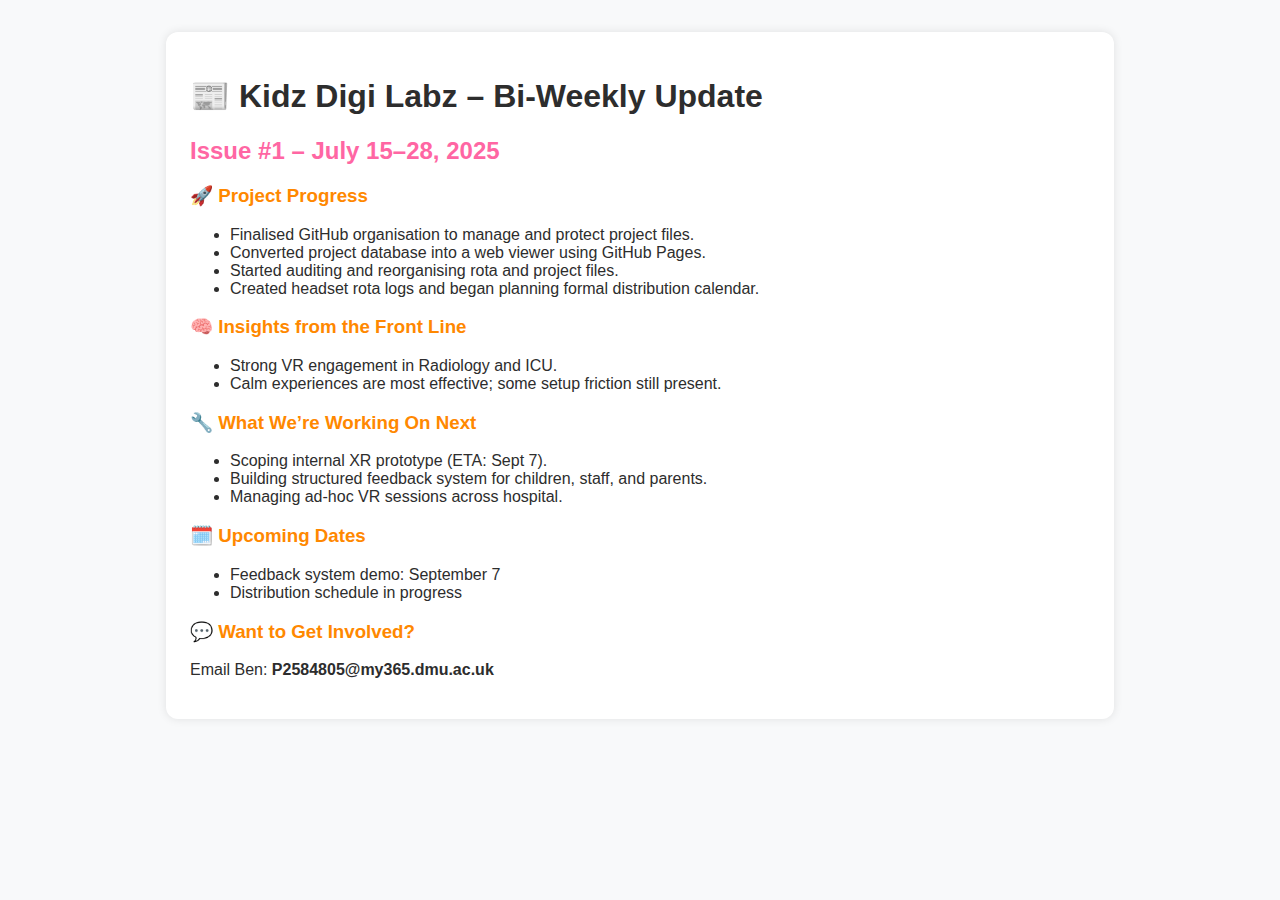
<file: newsletters/issue-01.html>
<!DOCTYPE html>
<html>
<head>
    <title>Newsletter Issue #1</title>
    <link rel="stylesheet" href="../style.css">
</head>
<body>
    <div class="container">
        <h1>📰 Kidz Digi Labz – Bi-Weekly Update</h1>
        <h2>Issue #1 – July 15–28, 2025</h2>
        <h3>🚀 Project Progress</h3>
        <ul>
            <li>Finalised GitHub organisation to manage and protect project files.</li>
            <li>Converted project database into a web viewer using GitHub Pages.</li>
            <li>Started auditing and reorganising rota and project files.</li>
            <li>Created headset rota logs and began planning formal distribution calendar.</li>
        </ul>
        <h3>🧠 Insights from the Front Line</h3>
        <ul>
            <li>Strong VR engagement in Radiology and ICU.</li>
            <li>Calm experiences are most effective; some setup friction still present.</li>
        </ul>
        <h3>🔧 What We’re Working On Next</h3>
        <ul>
            <li>Scoping internal XR prototype (ETA: Sept 7).</li>
            <li>Building structured feedback system for children, staff, and parents.</li>
            <li>Managing ad-hoc VR sessions across hospital.</li>
        </ul>
        <h3>🗓️ Upcoming Dates</h3>
        <ul>
            <li>Feedback system demo: September 7</li>
            <li>Distribution schedule in progress</li>
        </ul>
        <h3>💬 Want to Get Involved?</h3>
        <p>Email Ben: <strong>P2584805@my365.dmu.ac.uk</strong></p>
    </div>
</body>
</html>
</file>
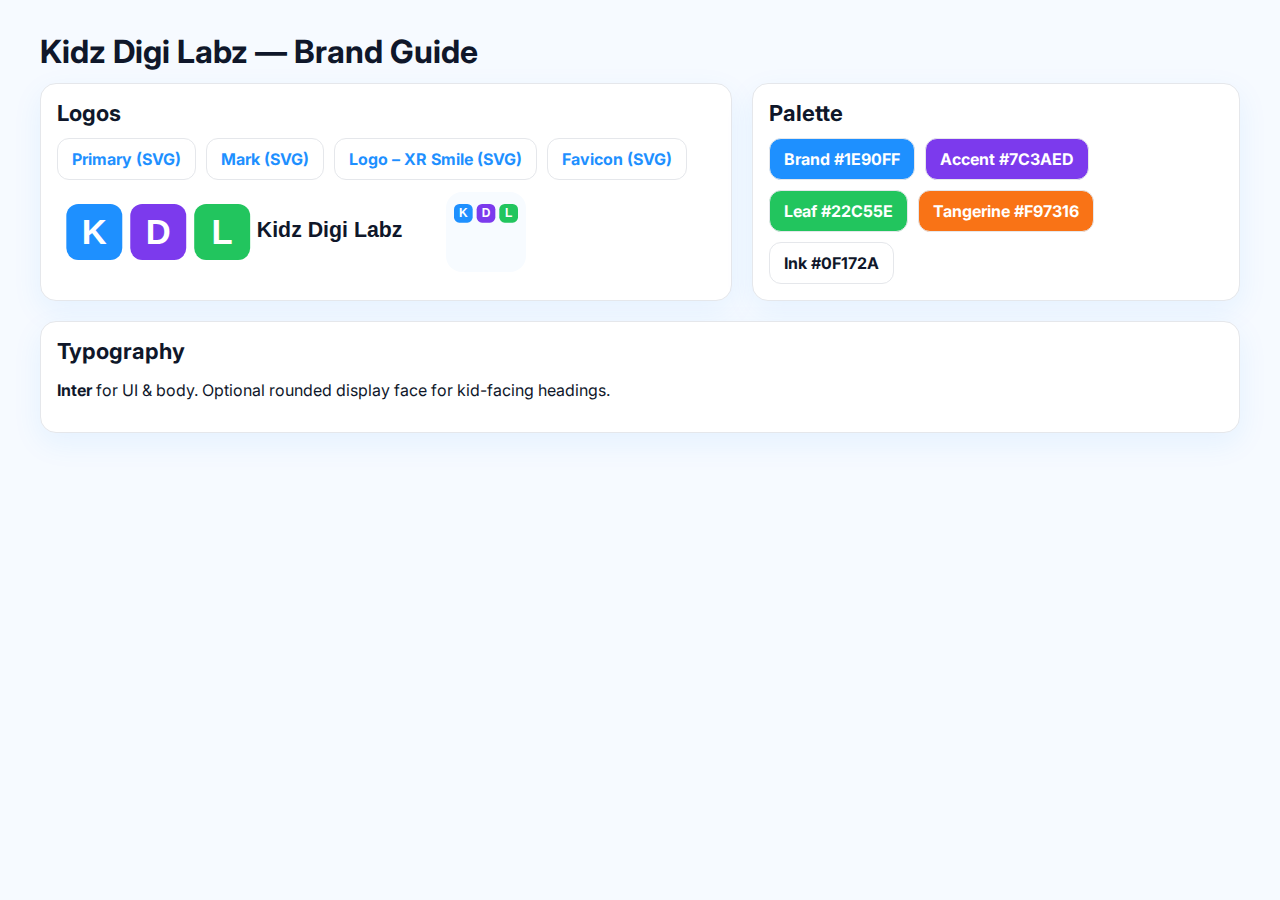
<file: assets/brand/brand-guide.html>
<!doctype html><html lang="en"><head>
<meta charset="utf-8"><meta name="viewport" content="width=device-width,initial-scale=1">
<link rel="stylesheet" href="../../styles.css">
<link rel="preconnect" href="https://fonts.googleapis.com">
<link href="https://fonts.googleapis.com/css2?family=Inter:wght@400;600;800&display=swap" rel="stylesheet">
<title>KDL Brand Guide</title>
</head><body>
<main class="container" style="padding:32px 0">
	<h1 style="margin:0 0 12px">Kidz Digi Labz — Brand Guide</h1>
	<section class="grid" style="margin-top:12px">
		<div class="card" style="grid-column:span 7">
			<h2 class="section-title">Logos</h2>
			<div class="tabbar">
				<a class="button" href="../logo.svg" download>Primary (SVG)</a>
				<a class="button" href="../logo-mark.svg" download>Mark (SVG)</a>
				<a class="button" href="../logo-smile.svg" download>Logo – XR Smile (SVG)</a>
				<a class="button" href="../favicon.svg" download>Favicon (SVG)</a>
			</div>
			<div style="display:flex;gap:16px;align-items:center;margin-top:12px;flex-wrap:wrap">
				<img src="../logo.svg" alt="logo" style="height:80px">
				<img src="../logo-mark.svg" alt="logo mark" style="height:80px">
			</div>
		</div>
		<div class="card" style="grid-column:span 5">
			<h2 class="section-title">Palette</h2>
			<div class="tabbar">
				<span class="button" style="background:#1E90FF;color:#fff">Brand #1E90FF</span>
				<span class="button" style="background:#7C3AED;color:#fff">Accent #7C3AED</span>
				<span class="button" style="background:#22C55E;color:#fff">Leaf #22C55E</span>
				<span class="button" style="background:#F97316;color:#fff">Tangerine #F97316</span>
				<span class="button">Ink #0F172A</span>
			</div>
		</div>
		<div class="card" style="grid-column:span 12">
			<h2 class="section-title">Typography</h2>
			<p><strong>Inter</strong> for UI & body. Optional rounded display face for kid-facing headings.</p>
		</div>
	</section>
</main>
</body></html>
</file>
<file: style.css>
body {
    font-family: 'Segoe UI', sans-serif;
    background-color: #f8f9fa;
    color: #2d2d2d;
    margin: 0;
    padding: 0;
}

header {
    background-color: #33c3f0;
    padding: 1rem 2rem;
    box-shadow: 0 2px 5px rgba(0,0,0,0.1);
}

.navbar {
    max-width: 960px;
    margin: auto;
    display: flex;
    justify-content: space-between;
    align-items: center;
}

.navbar h1 {
    color: white;
    margin: 0;
    font-size: 1.8rem;
}

.navbar nav a {
    color: white;
    margin-left: 1.5rem;
    text-decoration: none;
    font-weight: bold;
}

.navbar nav a:hover {
    text-decoration: underline;
}

.container {
    max-width: 900px;
    margin: 2rem auto;
    padding: 1.5rem;
    background: white;
    box-shadow: 0 0 10px rgba(0,0,0,0.1);
    border-radius: 12px;
}

h2 {
    color: #ff66a3;
}

h3 {
    color: #ff8800;
}

a {
    color: #0077cc;
    text-decoration: none;
}
a:hover {
    text-decoration: underline;
}
</file>
<file: styles.css>
:root{
	--bg:#F6FAFF;
	--card:#ffffff;
	--ink:#0F172A;
	--muted:#475569;
	--brand:#1E90FF;
	--brand2:#7C3AED;
	--leaf:#22C55E;
	--tang:#F97316;
	--rose:#F43F5E;
}
*{box-sizing:border-box}
html,body{margin:0;padding:0;font-family:Inter,system-ui,Arial,sans-serif;color:var(--ink);background:var(--bg)}
a{color:var(--brand);text-decoration:none}
header{
	position:sticky;top:0;z-index:50;
	background:linear-gradient(90deg, rgba(30,144,255,.15), rgba(124,58,237,.15));
	backdrop-filter:saturate(1.2) blur(8px);
	border-bottom:1px solid #e5e7eb;
}
.container{max-width:1200px;margin:0 auto;padding:0 20px}
.nav{display:flex;align-items:center;justify-content:space-between;height:64px}
.nav .left{display:flex;align-items:center;gap:16px}
.nav img{height:36px}
.nav a{margin:0 8px;font-weight:700;padding:8px 10px;border-radius:10px}
.nav a:hover{background:rgba(30,144,255,.12)}
.hero{
	background:radial-gradient(1200px 400px at 10% 10%, rgba(30,144,255,.20), transparent),
	           radial-gradient(900px 400px at 90% 0%, rgba(124,58,237,.20), transparent);
	padding:56px 0 28px;border-bottom:1px solid #e5e7eb
}
.hero h1{font-size:40px;margin:0 0 8px}
.hero p{font-size:18px;color:var(--ink);max-width:880px}
.grid{display:grid;gap:20px;grid-template-columns:repeat(12,1fr);margin:24px 0}
.card{background:var(--card);border:1px solid #e5e7eb;border-radius:16px;padding:16px;box-shadow:0 10px 30px rgba(30,144,255,.08)}
.section-title{font-size:22px;margin:0 0 12px}
.kidbar{display:flex;gap:8px;margin:8px 0 0}
.kiddot{width:12px;height:12px;border-radius:50%}
.kiddot:nth-child(1){background:var(--brand)}
.kiddot:nth-child(2){background:var(--brand2)}
.kiddot:nth-child(3){background:var(--leaf)}
.kiddot:nth-child(4){background:var(--tang)}
.badge{display:inline-block;padding:4px 10px;border-radius:999px;background:#eef6ff;color:#1e40af;font-weight:700;font-size:12px}
.progress{width:100%;height:10px;border-radius:999px;background:#e5e7eb;overflow:hidden}
.progress>i{display:block;height:100%;background:linear-gradient(90deg,var(--brand),var(--brand2))}
.button{padding:10px 14px;border-radius:12px;border:1px solid #e5e7eb;background:white;font-weight:700;cursor:pointer}
.button.primary{background:var(--brand);border-color:var(--brand);color:#fff}
.footer{padding:30px 0;color:var(--muted)}
.tabbar{display:flex;gap:10px;flex-wrap:wrap}
.chips{display:flex;gap:8px;flex-wrap:wrap}
.chip{padding:6px 10px;border-radius:999px;background:rgba(30,144,255,.12);font-weight:700}
.post{padding:12px;border-radius:12px;border:1px solid #e5e7eb;background:var(--card);margin-bottom:12px}
.kanban{display:grid;grid-template-columns:repeat(4,1fr);gap:16px;margin:24px 0}
.column{background:var(--card);border:1px solid #e5e7eb;border-radius:16px;overflow:hidden}
.column h3{margin:0;padding:12px 12px;border-bottom:1px solid #e5e7eb}
.col-body{padding:12px;min-height:300px}
.task{border:1px solid #e5e7eb;border-radius:12px;padding:10px;margin-bottom:10px;background:white;cursor:grab}
.task:active{cursor:grabbing}
@media (max-width:900px){ .grid{grid-template-columns:repeat(6,1fr)} }
/* v7 additions */
.quick-cards{display:grid;grid-template-columns:repeat(3,1fr);gap:12px}
.quick-card{border:1px solid #e5e7eb;border-radius:14px;padding:14px;background:#fff;box-shadow:0 6px 20px rgba(30,144,255,.06)}
.quick-card:hover{transform:translateY(-1px);box-shadow:0 10px 26px rgba(30,144,255,.12)}
.task .tag{margin-top:6px}
.task .meta{display:flex;justify-content:space-between;gap:8px;flex-wrap:wrap}
.task .tags{display:flex;gap:6px;flex-wrap:wrap;margin-top:6px}
/* Meetings calendar */
.cal{display:grid;grid-template-columns:repeat(7,1fr);gap:10px}
.cal .cell{min-height:110px;border:1px solid #e5e7eb;border-radius:12px;padding:8px;background:#fff;position:relative}
.cal .date{font-weight:800}
.cal .event{margin-top:6px;font-size:12px;padding:4px 6px;border-radius:8px;background:rgba(124,58,237,.12)}
.rsvp{display:inline-flex;align-items:center;gap:6px;margin-top:6px}
/* Combined projects+updates calendar */
.badge.project{background:rgba(124,58,237,.12);color:#5b21b6}
/* brand back link */
.brand-back{display:inline-block;margin-bottom:10px}
@media (max-width:900px){
	.quick-cards{grid-template-columns:1fr}
}
</file>
